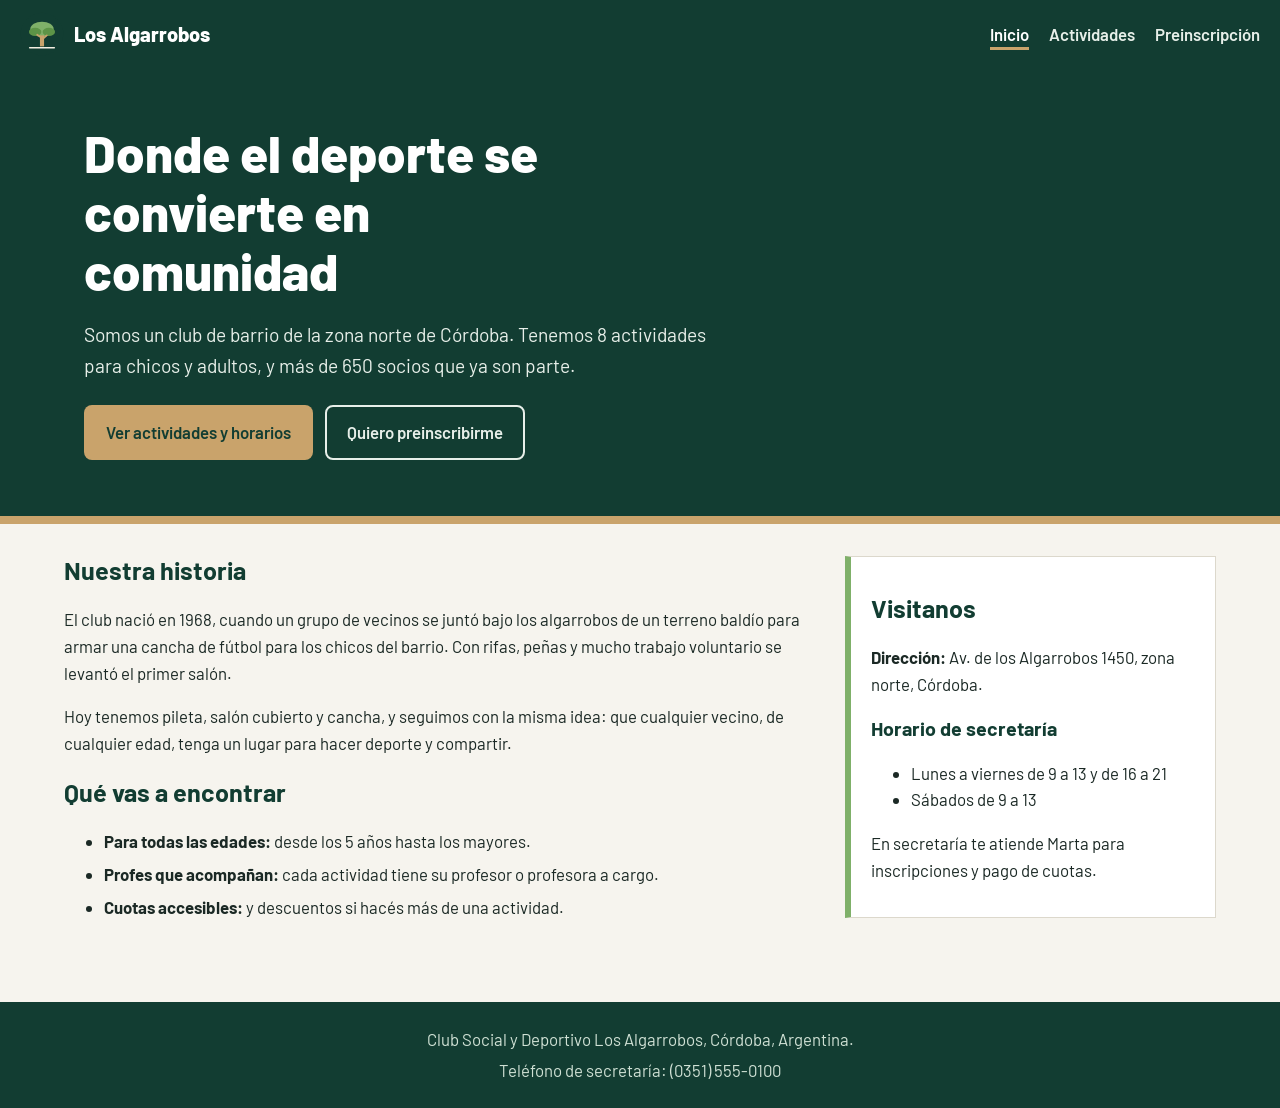
<file: sitio-publico/index.html>
<!DOCTYPE html>
<html lang="es-AR">
<head>
  <meta charset="UTF-8">
  <!-- meta viewport: hace que en el celular la página use el ancho real de la pantalla -->
  <meta name="viewport" content="width=device-width, initial-scale=1">
  <title>Club Social y Deportivo Los Algarrobos | Córdoba</title>
  <meta name="description" content="Club de barrio de la zona norte de Córdoba. Actividades deportivas y recreativas para chicos y adultos.">
  <link rel="preconnect" href="https://fonts.googleapis.com">
  <link rel="preconnect" href="https://fonts.gstatic.com" crossorigin>
  <link href="https://fonts.googleapis.com/css2?family=Barlow:wght@400;600;800&display=swap" rel="stylesheet">
  <!-- Única hoja de estilos externa del sitio -->
  <link rel="stylesheet" href="estilos.css">
</head>
<body>

  <!-- header: encabezado de la página (logo + menú) -->
  <header class="encabezado">
    <a href="index.html" class="marca">
      <img src="img/logo-algarrobos.svg" alt="Logo del Club Los Algarrobos: un algarrobo sobre fondo verde" width="44" height="44">
      <span>Los Algarrobos</span>
    </a>
    <!-- nav: navegación principal entre las páginas del sitio -->
    <nav aria-label="Navegación principal">
      <ul class="menu">
        <li><a href="index.html" aria-current="page">Inicio</a></li>
        <li><a href="actividades.html">Actividades</a></li>
        <li><a href="preinscripcion.html">Preinscripción</a></li>
      </ul>
    </nav>
  </header>

  <!-- main: el contenido principal y único de esta página -->
  <main>

    <section class="portada">
      <div class="contenedor">
        <h1>Donde el deporte se convierte en comunidad</h1>
        <p class="portada-texto">
          Somos un club de barrio de la zona norte de Córdoba. Tenemos 8 actividades
          para chicos y adultos, y más de 650 socios que ya son parte.
        </p>
        <div class="acciones">
          <a href="actividades.html" class="boton boton-principal">Ver actividades y horarios</a>
          <a href="preinscripcion.html" class="boton boton-secundario">Quiero preinscribirme</a>
        </div>
      </div>
    </section>

    <div class="contenedor dos-columnas">

      <!-- section: un bloque temático (la historia del club) -->
      <section id="historia">
        <h2>Nuestra historia</h2>
        <p>
          El club nació en 1968, cuando un grupo de vecinos se juntó bajo los algarrobos
          de un terreno baldío para armar una cancha de fútbol para los chicos del barrio.
          Con rifas, peñas y mucho trabajo voluntario se levantó el primer salón.
        </p>
        <p>
          Hoy tenemos pileta, salón cubierto y cancha, y seguimos con la misma idea:
          que cualquier vecino, de cualquier edad, tenga un lugar para hacer deporte y compartir.
        </p>

        <h2>Qué vas a encontrar</h2>
        <ul class="lista-beneficios">
          <li><strong>Para todas las edades:</strong> desde los 5 años hasta los mayores.</li>
          <li><strong>Profes que acompañan:</strong> cada actividad tiene su profesor o profesora a cargo.</li>
          <li><strong>Cuotas accesibles:</strong> y descuentos si hacés más de una actividad.</li>
        </ul>
      </section>

      <!-- aside: información complementaria al contenido principal -->
      <aside class="recuadro">
        <h2>Visitanos</h2>
        <p><strong>Dirección:</strong> Av. de los Algarrobos 1450, zona norte, Córdoba.</p>
        <h3>Horario de secretaría</h3>
        <ul>
          <li>Lunes a viernes de 9 a 13 y de 16 a 21</li>
          <li>Sábados de 9 a 13</li>
        </ul>
        <p>En secretaría te atiende Marta para inscripciones y pago de cuotas.</p>
      </aside>

    </div>
  </main>

  <!-- footer: pie de página -->
  <footer class="pie">
    <p>Club Social y Deportivo Los Algarrobos, Córdoba, Argentina.</p>
    <p>Teléfono de secretaría: (0351) 555-0100</p>
  </footer>

  <script src="script.js"></script>
</body>
</html>
</file>
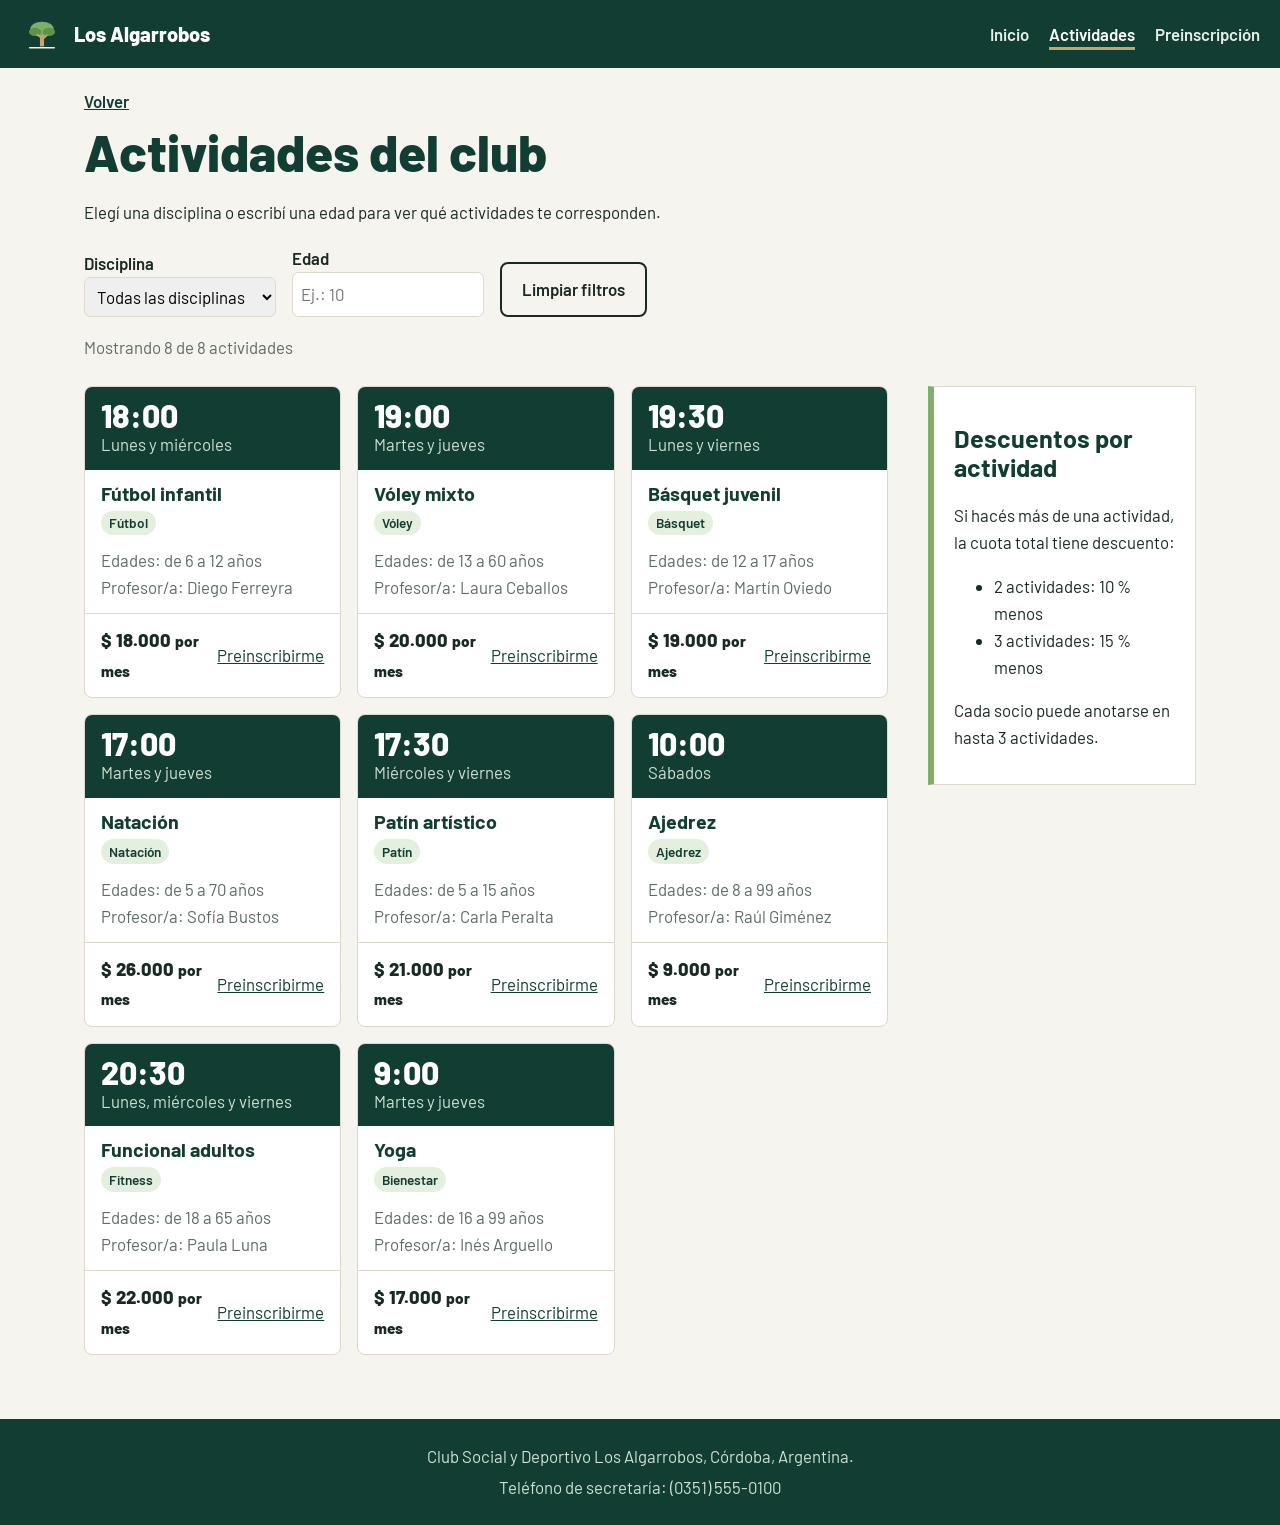
<file: sitio-publico/actividades.html>
<!DOCTYPE html>
<html lang="es-AR">
<head>
  <meta charset="UTF-8">
  <meta name="viewport" content="width=device-width, initial-scale=1">
  <title>Actividades | Club Los Algarrobos</title>
  <link rel="preconnect" href="https://fonts.googleapis.com">
  <link rel="preconnect" href="https://fonts.gstatic.com" crossorigin>
  <link href="https://fonts.googleapis.com/css2?family=Barlow:wght@400;600;800&display=swap" rel="stylesheet">
  <link rel="stylesheet" href="estilos.css">
</head>
<body>

  <header class="encabezado">
    <a href="index.html" class="marca">
      <img src="img/logo-algarrobos.svg" alt="Logo del Club Los Algarrobos: un algarrobo sobre fondo verde" width="44" height="44">
      <span>Los Algarrobos</span>
    </a>
    <nav aria-label="Navegación principal">
      <ul class="menu">
        <li><a href="index.html">Inicio</a></li>
        <li><a href="actividades.html" aria-current="page">Actividades</a></li>
        <li><a href="preinscripcion.html">Preinscripción</a></li>
      </ul>
    </nav>
  </header>

  <main class="contenedor">
    <button type="button" class="boton-volver">Volver</button>

    <h1>Actividades del club</h1>
    <p>Elegí una disciplina o escribí una edad para ver qué actividades te corresponden.</p>

    <!-- Filtros: el JavaScript escucha los cambios y redibuja la lista -->
    <section class="filtros" aria-label="Filtros del catálogo">
      <div class="campo-filtro">
        <label for="filtro-disciplina">Disciplina</label>
        <!-- Las opciones de disciplina las agrega script.js a partir del arreglo de actividades -->
        <select id="filtro-disciplina">
          <option value="todas">Todas las disciplinas</option>
        </select>
      </div>
      <div class="campo-filtro">
        <label for="filtro-edad">Edad</label>
        <input type="number" id="filtro-edad" min="3" max="99" placeholder="Ej.: 10">
      </div>
      <button type="button" id="boton-limpiar" class="boton boton-secundario">Limpiar filtros</button>
    </section>

    <p id="contador-resultados" class="contador" aria-live="polite"></p>

    <div class="dos-columnas dos-columnas-catalogo">
      <!-- Contenedor vacío: script.js crea acá una tarjeta (article) por cada actividad -->
      <section id="lista-actividades" aria-label="Listado de actividades"></section>

      <aside class="recuadro">
        <h2>Descuentos por actividad</h2>
        <p>Si hacés más de una actividad, la cuota total tiene descuento:</p>
        <ul>
          <li>2 actividades: 10 % menos</li>
          <li>3 actividades: 15 % menos</li>
        </ul>
        <p>Cada socio puede anotarse en hasta 3 actividades.</p>
      </aside>
    </div>
  </main>

  <footer class="pie">
    <p>Club Social y Deportivo Los Algarrobos, Córdoba, Argentina.</p>
    <p>Teléfono de secretaría: (0351) 555-0100</p>
  </footer>

  <script src="script.js"></script>
</body>
</html>
</file>
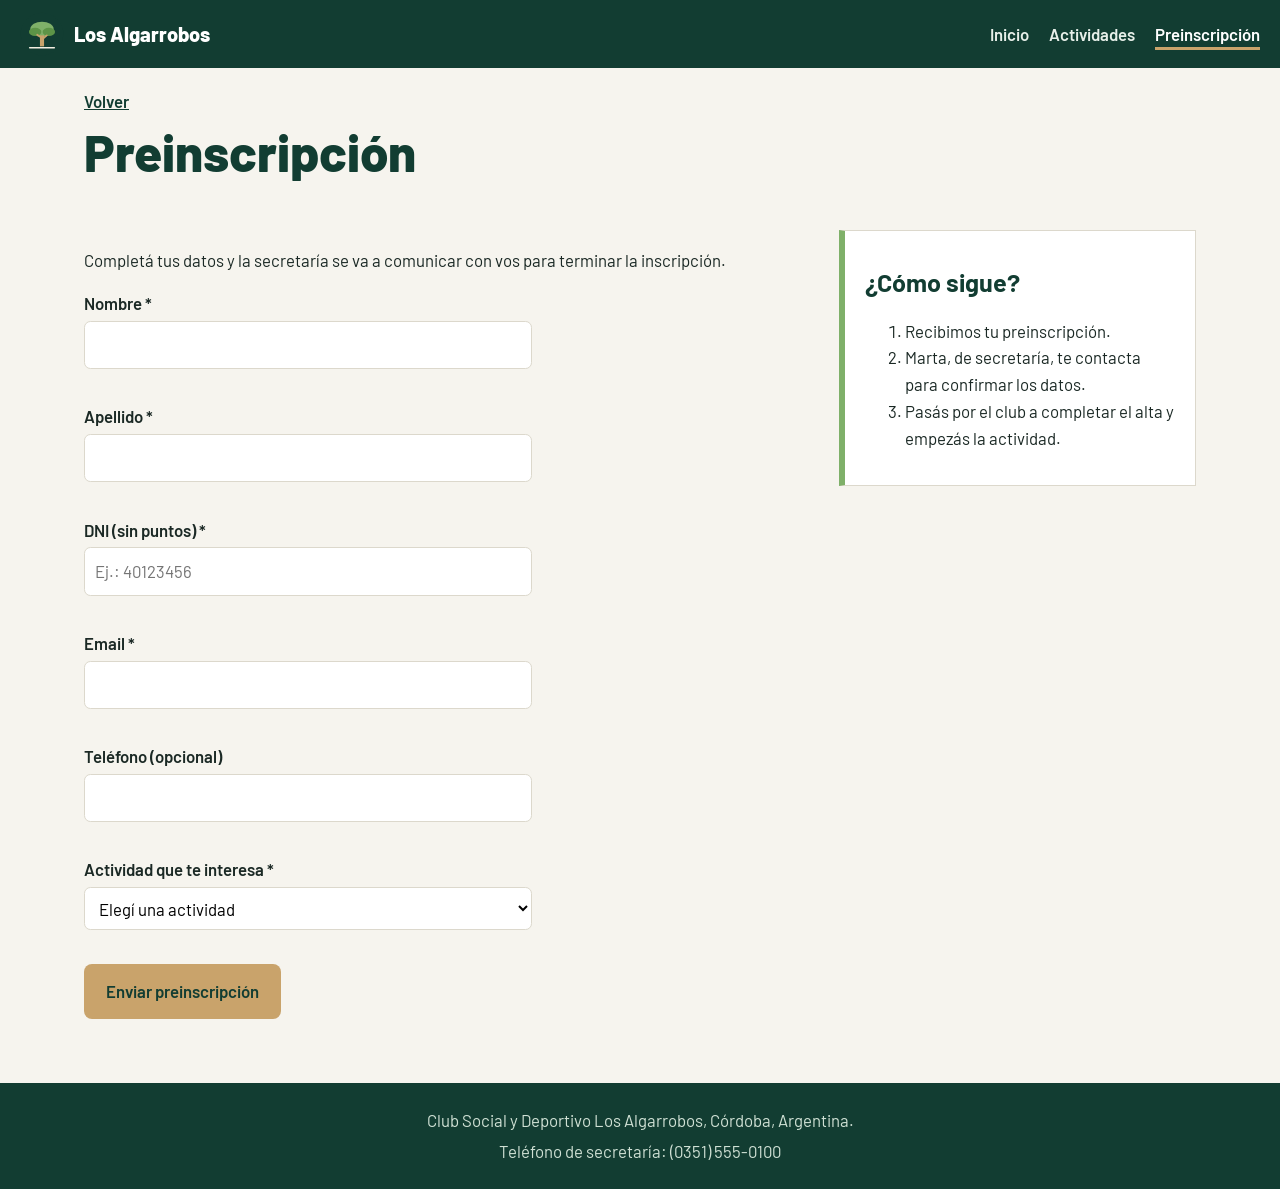
<file: sitio-publico/preinscripcion.html>
<!DOCTYPE html>
<html lang="es-AR">
<head>
  <meta charset="UTF-8">
  <meta name="viewport" content="width=device-width, initial-scale=1">
  <title>Preinscripción | Club Los Algarrobos</title>
  <link rel="preconnect" href="https://fonts.googleapis.com">
  <link rel="preconnect" href="https://fonts.gstatic.com" crossorigin>
  <link href="https://fonts.googleapis.com/css2?family=Barlow:wght@400;600;800&display=swap" rel="stylesheet">
  <link rel="stylesheet" href="estilos.css">
</head>
<body>

  <header class="encabezado">
    <a href="index.html" class="marca">
      <img src="img/logo-algarrobos.svg" alt="Logo del Club Los Algarrobos: un algarrobo sobre fondo verde" width="44" height="44">
      <span>Los Algarrobos</span>
    </a>
    <nav aria-label="Navegación principal">
      <ul class="menu">
        <li><a href="index.html">Inicio</a></li>
        <li><a href="actividades.html">Actividades</a></li>
        <li><a href="preinscripcion.html" aria-current="page">Preinscripción</a></li>
      </ul>
    </nav>
  </header>

  <main class="contenedor">
    <button type="button" class="boton-volver">Volver</button>

    <h1>Preinscripción</h1>

    <div class="dos-columnas">
      <section>
        <p>Completá tus datos y la secretaría se va a comunicar con vos para terminar la inscripción.</p>

        <!--
          novalidate: desactiva la validación automática del navegador,
          porque la validación la hacemos nosotros en script.js y mostramos
          los errores al lado de cada campo (sin alert).
        -->
        <form id="form-preinscripcion" novalidate>

          <div class="campo">
            <label for="nombre">Nombre *</label>
            <input type="text" id="nombre" name="nombre" autocomplete="given-name">
            <span class="error" id="error-nombre"></span>
          </div>

          <div class="campo">
            <label for="apellido">Apellido *</label>
            <input type="text" id="apellido" name="apellido" autocomplete="family-name">
            <span class="error" id="error-apellido"></span>
          </div>

          <div class="campo">
            <label for="dni">DNI (sin puntos) *</label>
            <input type="text" id="dni" name="dni" inputmode="numeric" placeholder="Ej.: 40123456">
            <span class="error" id="error-dni"></span>
          </div>

          <div class="campo">
            <label for="email">Email *</label>
            <input type="email" id="email" name="email" autocomplete="email">
            <span class="error" id="error-email"></span>
          </div>

          <div class="campo">
            <label for="telefono">Teléfono (opcional)</label>
            <input type="tel" id="telefono" name="telefono" autocomplete="tel">
            <span class="error" id="error-telefono"></span>
          </div>

          <div class="campo">
            <label for="actividad">Actividad que te interesa *</label>
            <!-- Las opciones las carga script.js desde el mismo arreglo del catálogo -->
            <select id="actividad" name="actividad">
              <option value="">Elegí una actividad</option>
            </select>
            <span class="error" id="error-actividad"></span>
          </div>

          <button type="submit" class="boton boton-principal">Enviar preinscripción</button>
        </form>

        <!-- Mensaje de confirmación: queda oculto hasta que el formulario es válido -->
        <p id="mensaje-exito" class="mensaje-exito" role="status" hidden></p>
      </section>

      <aside class="recuadro">
        <h2>¿Cómo sigue?</h2>
        <ol>
          <li>Recibimos tu preinscripción.</li>
          <li>Marta, de secretaría, te contacta para confirmar los datos.</li>
          <li>Pasás por el club a completar el alta y empezás la actividad.</li>
        </ol>
      </aside>
    </div>
  </main>

  <footer class="pie">
    <p>Club Social y Deportivo Los Algarrobos, Córdoba, Argentina.</p>
    <p>Teléfono de secretaría: (0351) 555-0100</p>
  </footer>

  <script src="script.js"></script>
</body>
</html>
</file>
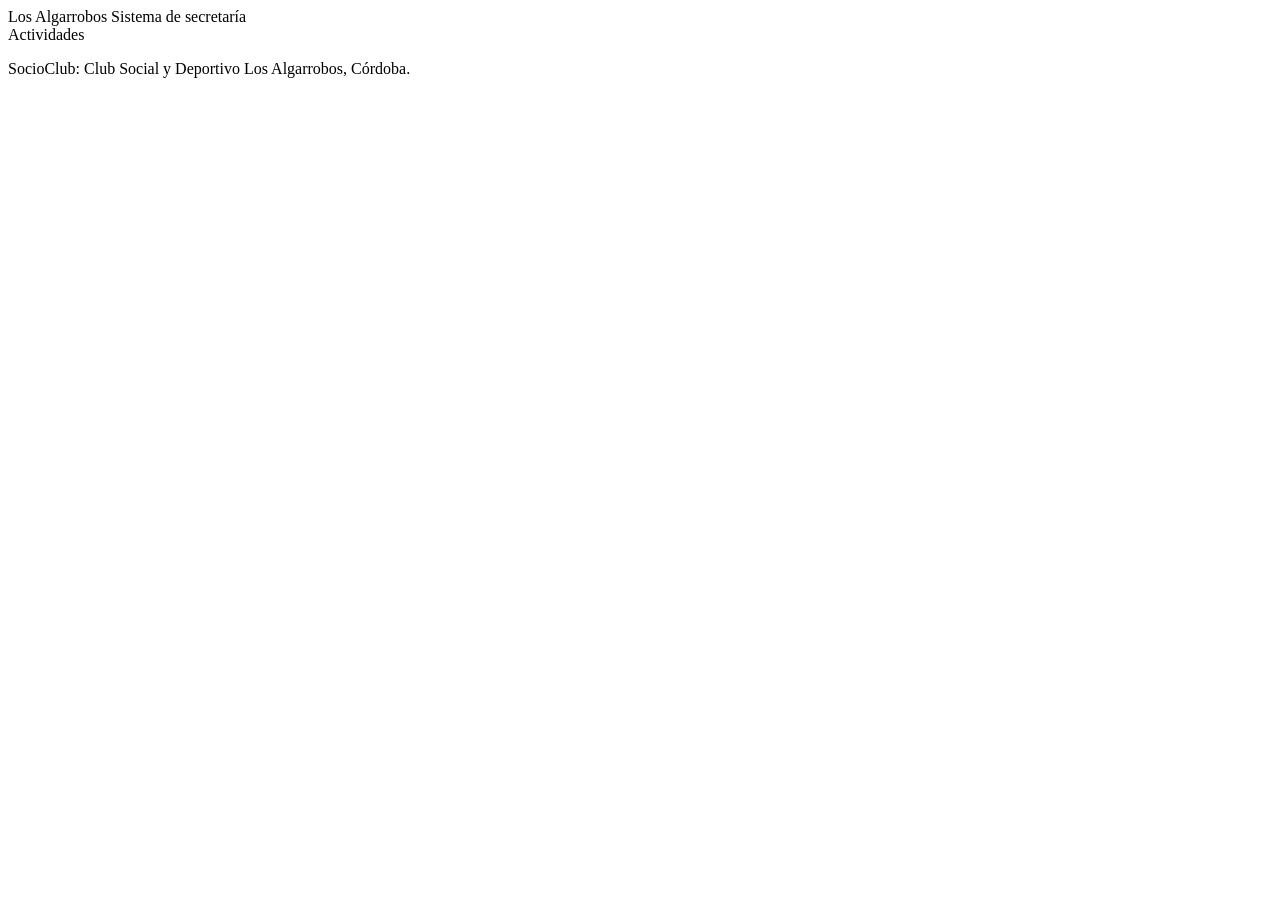
<file: backend/src/main/resources/templates/fragmentos.html>
<!DOCTYPE html>
<!-- Fragmentos reutilizables: se escriben UNA vez y se incluyen en todas
     las pantallas con th:replace (como un include de PHP). -->
<html lang="es-AR" xmlns:th="http://www.thymeleaf.org">

<head th:fragment="cabecera(titulo)">
    <meta charset="UTF-8">
    <meta name="viewport" content="width=device-width, initial-scale=1">
    <title th:text="${titulo} + ' | Secretaría Los Algarrobos'">Secretaría</title>
    <link rel="stylesheet" th:href="@{/css/secretaria.css}">
</head>

<body>

<header th:fragment="encabezado" class="encabezado">
    <a th:href="@{/actividades}" class="marca">Los Algarrobos</a>
    <span class="subtitulo">Sistema de secretaría</span>
    <nav aria-label="Menú de secretaría">
        <a th:href="@{/actividades}">Actividades</a>
    </nav>
</header>

<footer th:fragment="pie" class="pie">
    <p>SocioClub: Club Social y Deportivo Los Algarrobos, Córdoba.</p>
</footer>

</body>
</html>
</file>
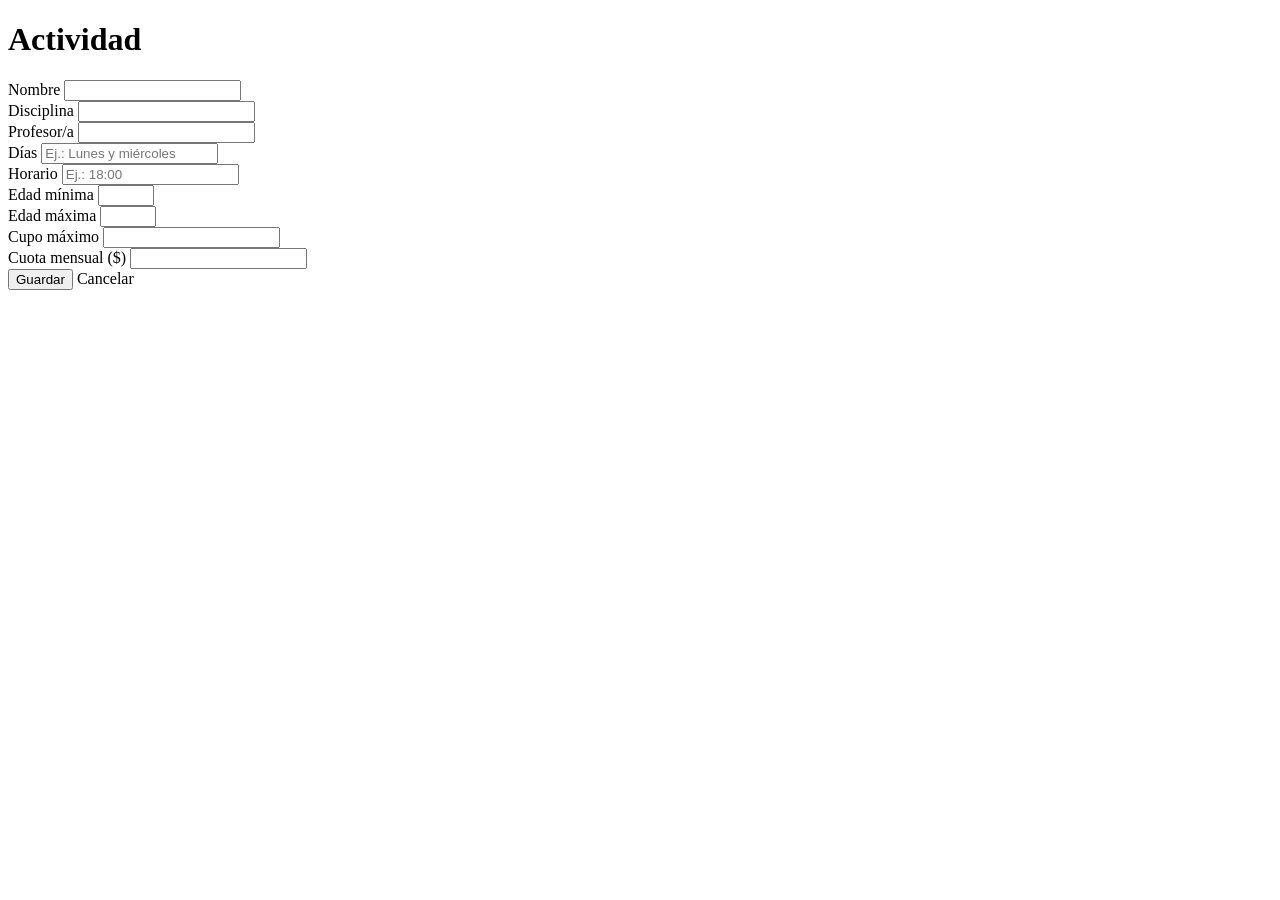
<file: backend/src/main/resources/templates/actividades/formulario.html>
<!DOCTYPE html>
<html lang="es-AR" xmlns:th="http://www.thymeleaf.org">
<head th:replace="~{fragmentos :: cabecera(${actividad.id == null ? 'Nueva actividad' : 'Editar actividad'})}"></head>
<body>

<header th:replace="~{fragmentos :: encabezado}"></header>

<main class="contenedor">
    <h1 th:text="${actividad.id == null} ? 'Nueva actividad' : 'Editar actividad'">Actividad</h1>

    <p th:if="${error}" th:text="${error}" class="mensaje mensaje-error"></p>

    <!-- th:object: el formulario trabaja sobre el objeto "actividad" del modelo.
         th:field="*{nombre}": conecta el campo con actividad.nombre
         (lo completa al editar y lo carga en el objeto al enviar). -->
    <form th:action="@{/actividades/guardar}" th:object="${actividad}" method="post" class="formulario">

        <!-- El id viaja oculto: si está vacío es un alta, si tiene valor es una modificación -->
        <input type="hidden" th:field="*{id}">

        <div class="campo">
            <label for="nombre">Nombre</label>
            <input type="text" th:field="*{nombre}" required maxlength="120">
        </div>

        <div class="campo">
            <label for="disciplina">Disciplina</label>
            <input type="text" th:field="*{disciplina}" required maxlength="80">
        </div>

        <div class="campo">
            <label for="profesor">Profesor/a</label>
            <input type="text" th:field="*{profesor}" required maxlength="120">
        </div>

        <div class="fila">
            <div class="campo">
                <label for="dias">Días</label>
                <input type="text" th:field="*{dias}" required placeholder="Ej.: Lunes y miércoles">
            </div>
            <div class="campo">
                <label for="horario">Horario</label>
                <input type="text" th:field="*{horario}" required placeholder="Ej.: 18:00">
            </div>
        </div>

        <div class="fila">
            <div class="campo">
                <label for="edadMinima">Edad mínima</label>
                <input type="number" th:field="*{edadMinima}" required min="0" max="120">
            </div>
            <div class="campo">
                <label for="edadMaxima">Edad máxima</label>
                <input type="number" th:field="*{edadMaxima}" required min="0" max="120">
            </div>
        </div>

        <div class="fila">
            <div class="campo">
                <label for="cupoMaximo">Cupo máximo</label>
                <input type="number" th:field="*{cupoMaximo}" required min="1">
            </div>
            <div class="campo">
                <label for="cuotaMensual">Cuota mensual ($)</label>
                <input type="number" th:field="*{cuotaMensual}" required min="0" step="1">
            </div>
        </div>

        <div class="botones">
            <button type="submit" class="boton">Guardar</button>
            <a th:href="@{/actividades}" class="boton boton-secundario">Cancelar</a>
        </div>
    </form>
</main>

<footer th:replace="~{fragmentos :: pie}"></footer>
</body>
</html>
</file>
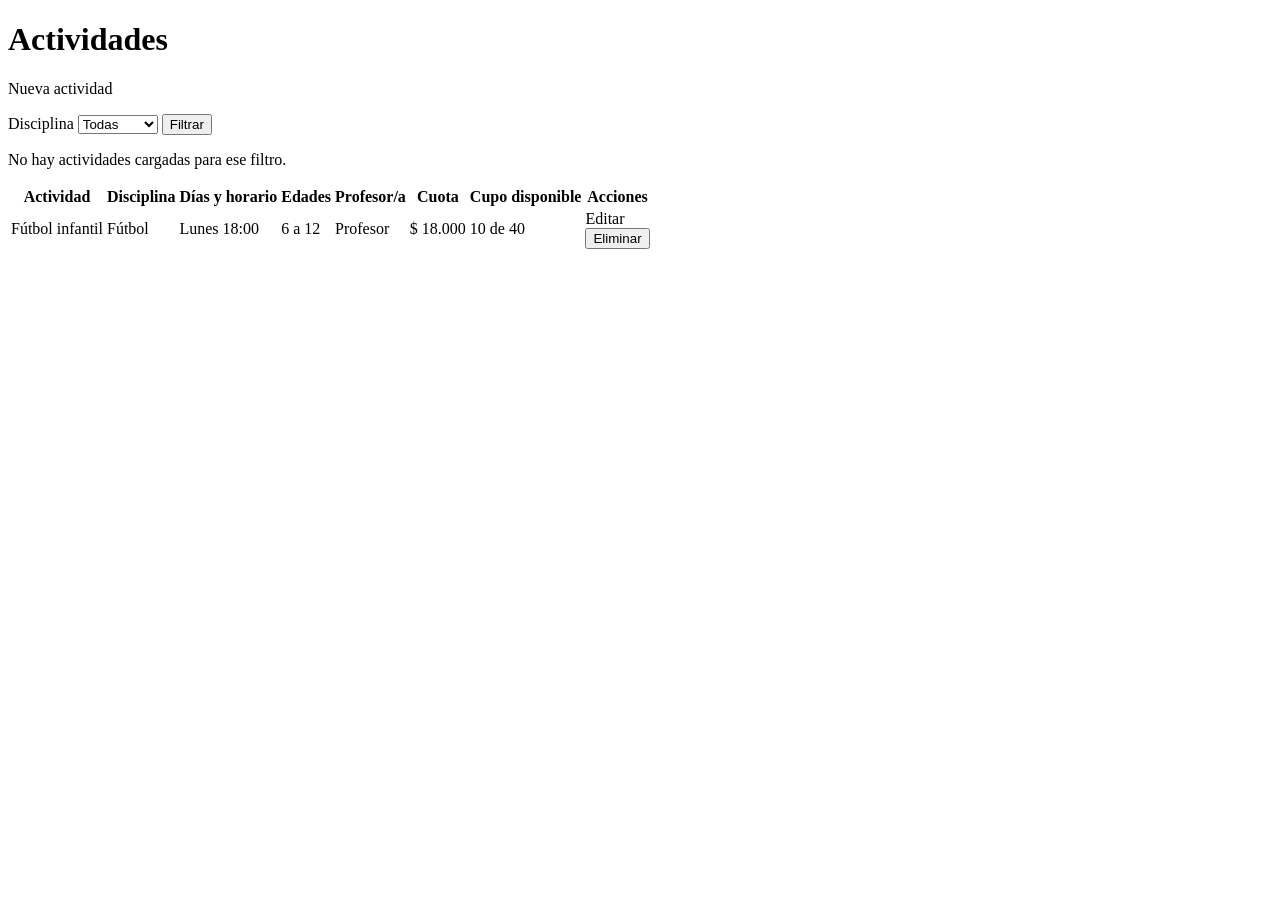
<file: backend/src/main/resources/templates/actividades/lista.html>
<!DOCTYPE html>
<html lang="es-AR" xmlns:th="http://www.thymeleaf.org">
<!-- Cabecera común, con el título de esta pantalla como parámetro -->
<head th:replace="~{fragmentos :: cabecera('Actividades')}"></head>
<body>

<header th:replace="~{fragmentos :: encabezado}"></header>

<main class="contenedor">
    <div class="titulo-con-accion">
        <h1>Actividades</h1>
        <a th:href="@{/actividades/nueva}" class="boton">Nueva actividad</a>
    </div>

    <!-- Mensajes: th:if muestra el elemento solo si la condición se cumple -->
    <p th:if="${exito}" th:text="${exito}" class="mensaje mensaje-exito"></p>
    <p th:if="${error}" th:text="${error}" class="mensaje mensaje-error"></p>

    <!-- Filtro por disciplina: un formulario GET que recarga la página con ?disciplina=... -->
    <form th:action="@{/actividades}" method="get" class="filtro">
        <label for="disciplina">Disciplina</label>
        <select id="disciplina" name="disciplina">
            <option value="">Todas</option>
            <!-- th:each: recorre la lista, como un foreach -->
            <option th:each="d : ${disciplinas}"
                    th:value="${d}" th:text="${d}"
                    th:selected="${d == disciplinaElegida}">Disciplina</option>
        </select>
        <button type="submit" class="boton boton-secundario">Filtrar</button>
    </form>

    <p th:if="${#lists.isEmpty(actividades)}">No hay actividades cargadas para ese filtro.</p>

    <div class="tabla-contenedor" th:unless="${#lists.isEmpty(actividades)}">
        <table>
            <thead>
            <tr>
                <th>Actividad</th>
                <th>Disciplina</th>
                <th>Días y horario</th>
                <th>Edades</th>
                <th>Profesor/a</th>
                <th>Cuota</th>
                <th>Cupo disponible</th>
                <th>Acciones</th>
            </tr>
            </thead>
            <tbody>
            <!-- Una fila por cada actividad -->
            <tr th:each="a : ${actividades}">
                <td th:text="${a.nombre}">Fútbol infantil</td>
                <td th:text="${a.disciplina}">Fútbol</td>
                <td th:text="${a.dias + ' ' + a.horario}">Lunes 18:00</td>
                <td th:text="${a.edadMinima + ' a ' + a.edadMaxima}">6 a 12</td>
                <td th:text="${a.profesor}">Profesor</td>
                <td th:text="${'$ ' + #numbers.formatDecimal(a.cuotaMensual, 1, 'POINT', 0, 'COMMA')}">$ 18.000</td>
                <!-- th:classappend: agrega una clase CSS si queda poco o nada de cupo -->
                <td th:classappend="${a.cupoDisponible == 0 ? 'cupo-agotado' : (a.cupoDisponible le 3 ? 'cupo-bajo' : '')}"
                    th:text="${a.cupoDisponible + ' de ' + a.cupoMaximo}">10 de 40</td>
                <td class="acciones">
                    <a th:href="@{/actividades/{id}/editar(id=${a.id})}">Editar</a>
                    <form th:action="@{/actividades/{id}/eliminar(id=${a.id})}" method="post"
                          onsubmit="return confirm('¿Seguro que querés eliminar esta actividad?');">
                        <button type="submit" class="boton-enlace">Eliminar</button>
                    </form>
                </td>
            </tr>
            </tbody>
        </table>
    </div>
</main>

<footer th:replace="~{fragmentos :: pie}"></footer>
</body>
</html>
</file>
<file: sitio-publico/estilos.css>
/* =========================================================
   estilos.css: única hoja de estilos del sitio público
   ========================================================= */

/* Variables de color (se usan con var(--nombre)) */
:root {
  --verde: #123d32;
  --verde-claro: #7fb069;
  --tierra: #c9a36b;
  --fondo: #f6f4ee;
  --texto: #1b2925;
  --gris: #5f6b66;
  --borde: #dcd8cc;
  --error: #b3261e;
  --exito: #17805e;
}

/* ---------- Selectores de TIPO (eligen por etiqueta) ---------- */

* {
  box-sizing: border-box;
}

body {
  margin: 0;
  background: var(--fondo);
  color: var(--texto);
  font-family: "Barlow", system-ui, Arial, sans-serif;
  font-size: 1.05rem;
  line-height: 1.6;
}

h1, h2, h3 {
  line-height: 1.15;
  color: var(--verde);
}

h1 {
  font-size: clamp(2rem, 5vw, 3.2rem);
  font-weight: 800;
  margin: 0.5rem 0 1rem;
}

a {
  color: var(--verde);
}

img {
  max-width: 100%;
}

/* ---------- Selectores de CLASE (reutilizables en muchos elementos) ---------- */

.contenedor {
  max-width: 72rem;
  margin: 0 auto;
  padding: 0 1.25rem;
}

.encabezado {
  display: flex;
  justify-content: space-between;
  align-items: center;
  flex-wrap: wrap;
  gap: 1rem;
  padding: 0.75rem 1.25rem;
  background: var(--verde);
}

.marca {
  display: flex;
  align-items: center;
  gap: 0.6rem;
  color: #fff;
  font-weight: 800;
  font-size: 1.25rem;
  text-decoration: none;
}

.menu {
  display: flex;
  gap: 1.25rem;
  list-style: none;
  margin: 0;
  padding: 0;
}

.menu a {
  color: #e7efe9;
  text-decoration: none;
  font-weight: 600;
  padding-bottom: 0.2rem;
}

.portada {
  background: var(--verde);
  color: #e7efe9;
  padding: 3rem 0 3.5rem;
  border-bottom: 0.5rem solid var(--tierra);
}

.portada h1 {
  color: #fff;
  max-width: 18ch;
}

.portada-texto {
  max-width: 40rem;
  font-size: 1.2rem;
}

.acciones {
  display: flex;
  flex-wrap: wrap;
  gap: 0.75rem;
  margin-top: 1.5rem;
}

.boton {
  display: inline-block;
  padding: 0.75rem 1.25rem;
  border: 2px solid transparent;
  border-radius: 0.5rem;
  font: inherit;
  font-weight: 600;
  text-decoration: none;
  cursor: pointer;
}

.boton-principal {
  background: var(--tierra);
  color: var(--verde);
}

.boton-secundario {
  background: transparent;
  border-color: currentColor;
  color: inherit;
}

.boton-volver {
  margin-top: 1.25rem;
  background: none;
  border: none;
  color: var(--verde);
  font: inherit;
  font-weight: 600;
  text-decoration: underline;
  cursor: pointer;
  padding: 0;
}

.dos-columnas {
  display: grid;
  grid-template-columns: 2fr 1fr;
  gap: 2.5rem;
  padding: 2rem 0;
  align-items: start;
}

.dos-columnas-catalogo {
  grid-template-columns: 3fr 1fr;
  padding-top: 0.5rem;
}

.recuadro {
  background: #fff;
  border: 1px solid var(--borde);
  border-left: 0.4rem solid var(--verde-claro);
  padding: 1rem 1.25rem;
}

.lista-beneficios li {
  margin-bottom: 0.4rem;
}

/* Filtros del catálogo */
.filtros {
  display: flex;
  flex-wrap: wrap;
  align-items: end;
  gap: 1rem;
  margin: 1.25rem 0 0.5rem;
}

.campo-filtro label {
  display: block;
  font-weight: 600;
}

.campo-filtro select,
.campo-filtro input {
  font: inherit;
  padding: 0.5rem;
  border: 1px solid var(--borde);
  border-radius: 0.4rem;
  min-width: 12rem;
}

.contador {
  color: var(--gris);
}

/* Tarjeta de actividad: la misma clase se repite en las 8 tarjetas */
.tarjeta {
  display: grid;
  grid-template-rows: auto 1fr auto;
  background: #fff;
  border: 1px solid var(--borde);
  border-radius: 0.5rem;
  overflow: hidden;
}

.tarjeta-horario {
  background: var(--verde);
  color: #fff;
  padding: 0.75rem 1rem;
}

.tarjeta-hora {
  display: block;
  font-size: 2rem;
  font-weight: 800;
  line-height: 1;
}

.tarjeta-dias {
  color: #cfe0d4;
}

.tarjeta-cuerpo {
  padding: 0.75rem 1rem;
}

.tarjeta-cuerpo h3 {
  margin: 0 0 0.25rem;
}

.tarjeta-disciplina {
  display: inline-block;
  font-size: 0.85rem;
  font-weight: 600;
  color: var(--verde);
  background: #e5efe0;
  padding: 0.1rem 0.5rem;
  border-radius: 1rem;
}

.tarjeta-datos {
  margin: 0.75rem 0 0;
  padding: 0;
  list-style: none;
  color: var(--gris);
}

.tarjeta-pie {
  display: flex;
  justify-content: space-between;
  align-items: center;
  gap: 0.5rem;
  padding: 0.75rem 1rem;
  border-top: 1px solid var(--borde);
}

.tarjeta-cuota {
  font-weight: 800;
  font-size: 1.15rem;
}

.sin-resultados {
  grid-column: 1 / -1;
  background: #fff;
  border: 1px dashed var(--borde);
  padding: 1.5rem;
}

/* Formulario de preinscripción */
.campo {
  margin-bottom: 1rem;
}

.campo label {
  display: block;
  font-weight: 600;
  margin-bottom: 0.25rem;
}

.campo input,
.campo select {
  width: 100%;
  max-width: 28rem;
  font: inherit;
  padding: 0.6rem;
  border: 1px solid var(--borde);
  border-radius: 0.4rem;
  background: #fff;
}

.error {
  display: block;
  min-height: 1.2em;
  color: var(--error);
  font-size: 0.95rem;
}

.mensaje-exito {
  background: #e3f3ec;
  border-left: 0.4rem solid var(--exito);
  padding: 1rem;
}

.pie {
  background: var(--verde);
  color: #cfe0d4;
  text-align: center;
  padding: 1.25rem;
  margin-top: 2rem;
}

.pie p {
  margin: 0.25rem 0;
}

/* ---------- Selector de ID (un único elemento en la página) ---------- */

/* El contenedor del catálogo: JavaScript lo busca por este id para dibujar las tarjetas */
#lista-actividades {
  display: grid;
  grid-template-columns: repeat(3, 1fr);
  gap: 1rem;
}

#historia h2:first-child {
  margin-top: 0;
}

/* ---------- Selectores de ATRIBUTO (eligen por un atributo del HTML) ---------- */

/* Marca en el menú la página en la que está el usuario */
.menu a[aria-current="page"] {
  color: #fff;
  border-bottom: 3px solid var(--tierra);
}

/* Campos marcados como inválidos: script.js les pone aria-invalid="true" */
input[aria-invalid="true"],
select[aria-invalid="true"] {
  border-color: var(--error);
  background-color: #fdf1f0;
}

/* Foco visible para quienes navegan con teclado */
a:focus-visible,
button:focus-visible,
input:focus-visible,
select:focus-visible {
  outline: 3px solid var(--tierra);
  outline-offset: 2px;
}

/* ---------- Diseño responsivo ---------- */

/* Tablets: dos tarjetas por fila */
@media (max-width: 1024px) {
  #lista-actividades {
    grid-template-columns: repeat(2, 1fr);
  }
}

/* Celulares: todo en una columna (tarjetas, aside y menú) */
@media (max-width: 768px) {
  #lista-actividades,
  .dos-columnas,
  .dos-columnas-catalogo {
    grid-template-columns: 1fr;
  }

  .encabezado {
    justify-content: center;
  }

  .menu {
    gap: 1rem;
    font-size: 0.95rem;
  }

  .campo-filtro,
  .campo-filtro select,
  .campo-filtro input {
    width: 100%;
  }
}
</file>
